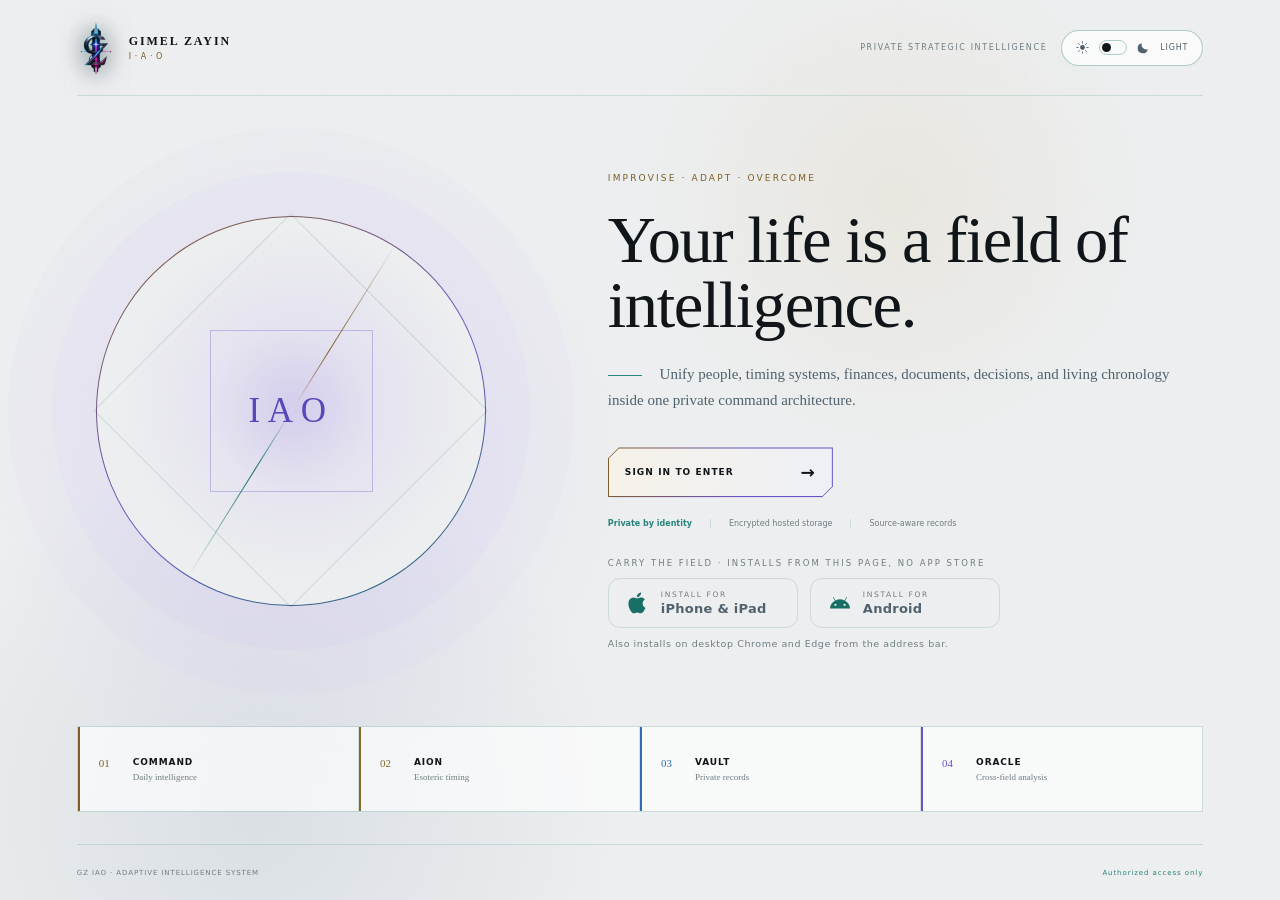
<file: index.html>
<!doctype html>
<html lang="en">
  <head>
    <meta charset="utf-8" />
    <meta http-equiv="Content-Security-Policy" content="default-src 'self'; base-uri 'self'; object-src 'none'; script-src 'self' 'unsafe-inline' https://cdn.plaid.com; style-src 'self' 'unsafe-inline' https://fonts.googleapis.com; font-src 'self' data: https://fonts.gstatic.com; img-src 'self' data: blob: https://*.basemaps.cartocdn.com https://*.plaid.com https://*.supabase.co; connect-src 'self' https://*.supabase.co https://api.anthropic.com https://generativelanguage.googleapis.com https://nominatim.openstreetmap.org https://timeapi.io https://api.crossref.org https://api.openalex.org https://*.plaid.com; frame-src https://*.plaid.com https://*.supabase.co; form-action 'self' https://*.plaid.com; worker-src 'self'; manifest-src 'self'" />
    <meta name="viewport" content="width=device-width, initial-scale=1, viewport-fit=cover" />
    <title>Gimel Zayin IAO</title>
    <meta
      name="description"
      content="A private adaptive intelligence system for people, patterns, time, and deliberate action."
    />
    <meta name="application-name" content="Gimel Zayin IAO" />
    <meta property="og:title" content="Gimel Zayin IAO" />
    <meta
      property="og:description"
      content="Private adaptive intelligence for people, patterns, time, and deliberate action."
    />
    <meta name="twitter:card" content="summary_large_image" />
    <meta name="twitter:title" content="Gimel Zayin IAO" />
    <meta
      name="twitter:description"
      content="Private adaptive intelligence for people, patterns, time, and deliberate action."
    />
    <meta name="theme-color" content="#151719" media="(prefers-color-scheme: dark)" />
    <meta name="theme-color" content="#eceeef" media="(prefers-color-scheme: light)" />
    <meta name="color-scheme" content="dark light" />
    <link rel="icon" href="favicon.svg" />
    <link rel="manifest" href="manifest.webmanifest" />
    <link rel="apple-touch-icon" href="icons/apple-touch-icon.png" />
    <meta name="apple-mobile-web-app-capable" content="yes" />
    <meta name="mobile-web-app-capable" content="yes" />
    <meta name="apple-mobile-web-app-status-bar-style" content="default" />
    <meta name="apple-mobile-web-app-title" content="GZIAO" />
    <script src="pwa.js?v=2" defer></script>
    <script>
      /* Supabase invite/recovery links land at the site root — forward them
         to the claim page with their tokens intact. */
      if (/access_token=|token_hash=|type=invite|type=recovery|error_description=/.test(location.hash + location.search)) {
        location.replace("welcome.html" + location.search + location.hash);
      }
    </script>
    <link rel="preconnect" href="https://fonts.googleapis.com" />
    <link rel="preconnect" href="https://fonts.gstatic.com" crossorigin />
    <link href="https://fonts.googleapis.com/css2?family=Playfair+Display:wght@400;500;600&family=Spectral:wght@300;400;600&family=Inter:wght@400;500;600;700&display=swap" rel="stylesheet" />
    <link rel="stylesheet" href="styles.css?v=7" />
    <link rel="stylesheet" href="polish.css?v=5" />
    <script>
      (function () {
        try {
          var saved = localStorage.getItem("gz-theme");
          var theme =
            saved === "light" || saved === "dark"
              ? saved
              : matchMedia("(prefers-color-scheme: light)").matches
                ? "light"
                : "dark";
          document.documentElement.dataset.theme = theme;
          document.documentElement.style.colorScheme = theme;
        } catch (error) {
          document.documentElement.dataset.theme = "dark";
        }
      })();
    </script>
  </head>
  <body>
    <main class="public-entry">
      <div class="entry-grid" aria-hidden="true"></div>
      <header class="entry-nav">
        <div class="entry-brand">
          <img class="brand-img" src="brand/gz-mark.png" alt="GZ IAO" />
          <div>
            <strong>GIMEL ZAYIN</strong>
            <small>I&middot;A&middot;O</small>
          </div>
        </div>
        <div class="entry-nav-actions">
          <span>PRIVATE STRATEGIC INTELLIGENCE</span>
          <button class="theme-toggle" type="button" aria-label="Switch color theme">
            <svg class="tt-icon" viewBox="0 0 16 16" aria-hidden="true">
              <circle cx="8" cy="8" r="3" fill="currentColor" />
              <g stroke="currentColor" stroke-width="1.1" stroke-linecap="round">
                <path d="M8 1v1.6M8 13.4V15M1 8h1.6M13.4 8H15M3.05 3.05l1.13 1.13M11.82 11.82l1.13 1.13M12.95 3.05l-1.13 1.13M4.18 11.82l-1.13 1.13" />
              </g>
            </svg>
            <span class="tt-track" aria-hidden="true"><i class="tt-knob"></i></span>
            <svg class="tt-icon" viewBox="0 0 16 16" aria-hidden="true">
              <path
                d="M13.3 10.1A5.8 5.8 0 0 1 5.9 2.7 6.3 6.3 0 1 0 13.3 10.1Z"
                fill="currentColor"
              />
            </svg>
            <span class="theme-toggle-copy">Dark</span>
          </button>
        </div>
      </header>

      <section class="entry-hero">
        <div class="entry-seal" aria-hidden="true">
          <span>IAO</span>
          <i></i>
        </div>
        <div class="entry-copy">
          <span class="entry-kicker">IMPROVISE &middot; ADAPT &middot; OVERCOME</span>
          <h1>Your life is a field of intelligence.</h1>
          <p>
            Unify people, timing systems, finances, documents, decisions, and living chronology
            inside one private command architecture.
          </p>
          <a class="entry-signin" href="signin.html">
            Sign in to enter <span aria-hidden="true">&rarr;</span>
          </a>
          <div class="entry-assurance">
            <b>Private by identity</b>
            <span>Encrypted hosted storage</span>
            <span>Source-aware records</span>
          </div>
          <div class="entry-install" id="entry-install">
            <small class="entry-install-kicker">CARRY THE FIELD &middot; INSTALLS FROM THIS PAGE, NO APP STORE</small>
            <div class="entry-install-row">
              <button class="install-btn" id="install-ios" type="button">
                <svg viewBox="0 0 24 24" aria-hidden="true"><path fill="currentColor" d="M17.05 12.54c-.03-2.89 2.36-4.28 2.47-4.35-1.35-1.97-3.44-2.24-4.18-2.27-1.78-.18-3.47 1.05-4.37 1.05-.9 0-2.29-1.02-3.77-1-1.94.03-3.72 1.13-4.72 2.86-2.01 3.49-.51 8.66 1.45 11.49.96 1.39 2.1 2.94 3.6 2.88 1.44-.06 1.99-.93 3.73-.93 1.74 0 2.23.93 3.76.9 1.55-.03 2.53-1.41 3.48-2.8 1.09-1.61 1.54-3.17 1.57-3.25-.04-.02-3.01-1.15-3.02-4.58zM14.16 4.04c.79-.96 1.33-2.29 1.18-3.62-1.14.05-2.53.76-3.35 1.72-.73.85-1.38 2.21-1.21 3.51 1.28.1 2.59-.65 3.38-1.61z"/></svg>
                <span><small>INSTALL FOR</small><b>iPhone &amp; iPad</b></span>
              </button>
              <button class="install-btn" id="install-android" type="button">
                <svg viewBox="0 0 24 24" aria-hidden="true"><path fill="currentColor" d="M17.6 9.48l1.84-3.18a.38.38 0 0 0-.14-.52.38.38 0 0 0-.52.14L16.9 9.14a11.46 11.46 0 0 0-9.8 0L5.22 5.92a.38.38 0 0 0-.52-.14.38.38 0 0 0-.14.52L6.4 9.48A10.88 10.88 0 0 0 1 18h22a10.88 10.88 0 0 0-5.4-8.52zM7 15.25A1.25 1.25 0 1 1 8.25 14 1.25 1.25 0 0 1 7 15.25zm10 0A1.25 1.25 0 1 1 18.25 14 1.25 1.25 0 0 1 17 15.25z"/></svg>
                <span><small>INSTALL FOR</small><b>Android</b></span>
              </button>
            </div>
            <small class="entry-install-note" id="entry-install-note">Also installs on desktop Chrome and Edge from the address bar.</small>
          </div>
        </div>
      </section>

      <section class="entry-modules" aria-label="System capabilities">
        <article>
          <small>01</small>
          <strong>COMMAND</strong>
          <span>Daily intelligence</span>
        </article>
        <article>
          <small>02</small>
          <strong>AION</strong>
          <span>Esoteric timing</span>
        </article>
        <article>
          <small>03</small>
          <strong>VAULT</strong>
          <span>Private records</span>
        </article>
        <article>
          <small>04</small>
          <strong>ORACLE</strong>
          <span>Cross-field analysis</span>
        </article>
      </section>

      <footer class="entry-footer">
        <span>GZ IAO &middot; ADAPTIVE INTELLIGENCE SYSTEM</span>
        <b>Authorized access only</b>
      </footer>

      <div class="install-guide" id="install-guide" hidden>
        <div class="install-guide-panel">
          <button class="install-guide-close" id="install-guide-close" type="button" aria-label="Close">&times;</button>
          <div class="install-guide-head">
            <img class="brand-img" src="brand/gz-mark.png" alt="GZ IAO" />
            <strong id="install-guide-title">Install on iPhone &amp; iPad</strong>
          </div>
          <ol id="install-guide-steps"></ol>
          <p class="install-guide-note" id="install-guide-note"></p>
        </div>
      </div>
    </main>
    <script src="script.js?v=4"></script>
  </body>
</html>
</file>
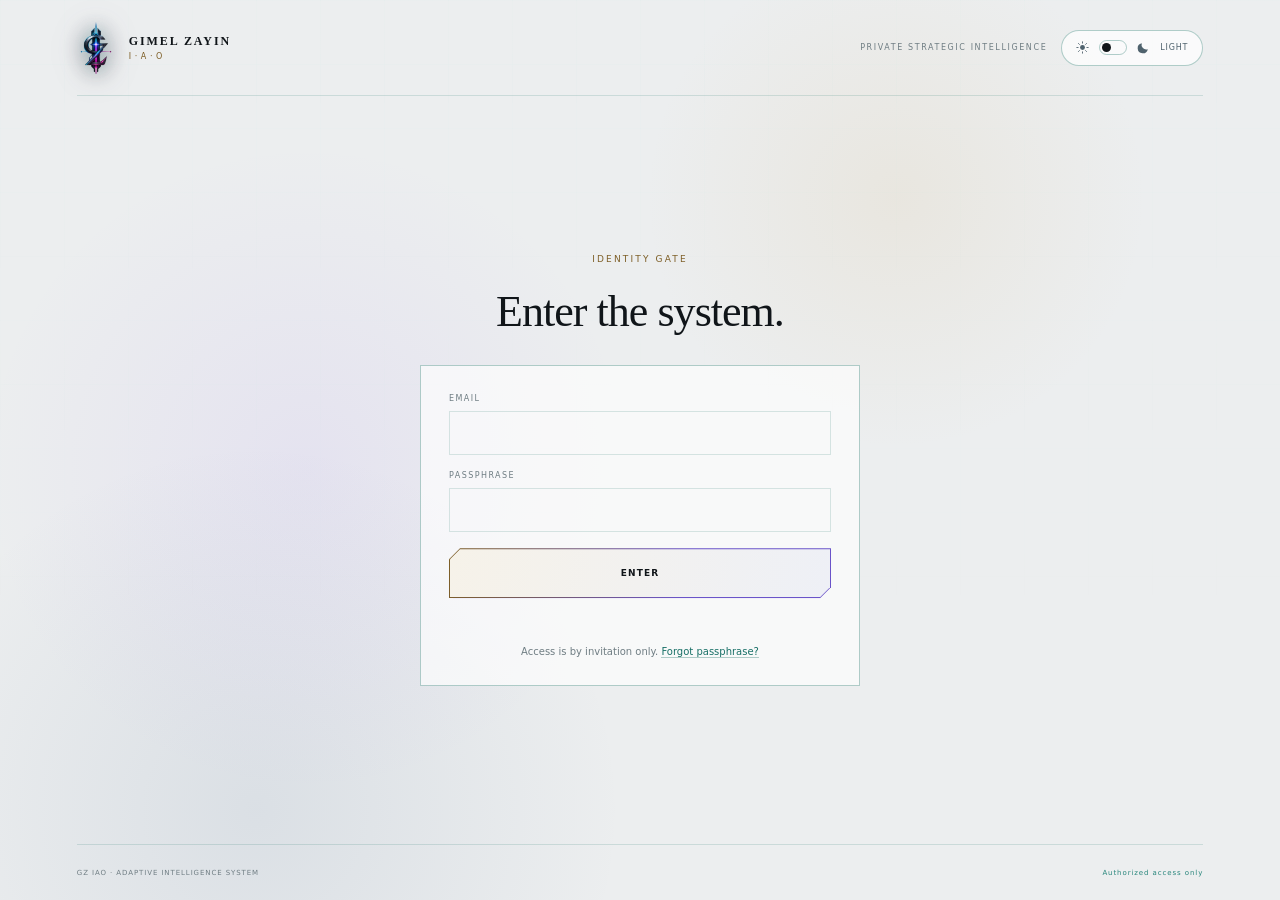
<file: signin.html>
<!doctype html>
<html lang="en">
  <head>
    <meta charset="utf-8" />
    <meta http-equiv="Content-Security-Policy" content="default-src 'self'; base-uri 'self'; object-src 'none'; script-src 'self' 'unsafe-inline' https://cdn.plaid.com; style-src 'self' 'unsafe-inline' https://fonts.googleapis.com; font-src 'self' data: https://fonts.gstatic.com; img-src 'self' data: blob: https://*.basemaps.cartocdn.com https://*.plaid.com https://*.supabase.co; connect-src 'self' https://*.supabase.co https://api.anthropic.com https://generativelanguage.googleapis.com https://nominatim.openstreetmap.org https://timeapi.io https://api.crossref.org https://api.openalex.org https://*.plaid.com; frame-src https://*.plaid.com https://*.supabase.co; form-action 'self' https://*.plaid.com; worker-src 'self'; manifest-src 'self'" />
    <meta name="viewport" content="width=device-width, initial-scale=1, viewport-fit=cover" />
    <title>Sign in — Gimel Zayin IAO</title>
    <meta name="theme-color" content="#151719" media="(prefers-color-scheme: dark)" />
    <meta name="theme-color" content="#eceeef" media="(prefers-color-scheme: light)" />
    <meta name="color-scheme" content="dark light" />
    <link rel="icon" href="favicon.svg" />
    <link rel="manifest" href="manifest.webmanifest" />
    <link rel="apple-touch-icon" href="icons/apple-touch-icon.png" />
    <meta name="apple-mobile-web-app-capable" content="yes" />
    <meta name="mobile-web-app-capable" content="yes" />
    <meta name="apple-mobile-web-app-status-bar-style" content="default" />
    <meta name="apple-mobile-web-app-title" content="GZIAO" />
    <script src="pwa.js?v=2" defer></script>
    <link rel="preconnect" href="https://fonts.googleapis.com" />
    <link rel="preconnect" href="https://fonts.gstatic.com" crossorigin />
    <link href="https://fonts.googleapis.com/css2?family=Playfair+Display:wght@400;500;600&family=Spectral:wght@300;400;600&family=Inter:wght@400;500;600;700&display=swap" rel="stylesheet" />
    <link rel="stylesheet" href="styles.css?v=7" />
    <link rel="stylesheet" href="app.css?v=2" />
    <link rel="stylesheet" href="polish.css?v=5" />
    <script>
      (function () {
        try {
          var saved = localStorage.getItem("gz-theme");
          var theme =
            saved === "light" || saved === "dark"
              ? saved
              : matchMedia("(prefers-color-scheme: light)").matches
                ? "light"
                : "dark";
          document.documentElement.dataset.theme = theme;
          document.documentElement.style.colorScheme = theme;
        } catch (error) {
          document.documentElement.dataset.theme = "dark";
        }
      })();
    </script>
    <script src="vendor/supabase.min.js"></script>
    <script src="config.js?v=3"></script>
    <script src="auth.js?v=2"></script>
  </head>
  <body>
    <main class="public-entry">
      <div class="entry-grid" aria-hidden="true"></div>
      <header class="entry-nav">
        <div class="entry-brand">
          <img class="brand-img" src="brand/gz-mark.png" alt="GZ IAO" />
          <div>
            <strong>GIMEL ZAYIN</strong>
            <small>I&middot;A&middot;O</small>
          </div>
        </div>
        <div class="entry-nav-actions">
          <span>PRIVATE STRATEGIC INTELLIGENCE</span>
          <button class="theme-toggle" type="button" aria-label="Switch color theme">
            <svg class="tt-icon" viewBox="0 0 16 16" aria-hidden="true">
              <circle cx="8" cy="8" r="3" fill="currentColor" />
              <g stroke="currentColor" stroke-width="1.1" stroke-linecap="round">
                <path d="M8 1v1.6M8 13.4V15M1 8h1.6M13.4 8H15M3.05 3.05l1.13 1.13M11.82 11.82l1.13 1.13M12.95 3.05l-1.13 1.13M4.18 11.82l-1.13 1.13" />
              </g>
            </svg>
            <span class="tt-track" aria-hidden="true"><i class="tt-knob"></i></span>
            <svg class="tt-icon" viewBox="0 0 16 16" aria-hidden="true">
              <path
                d="M13.3 10.1A5.8 5.8 0 0 1 5.9 2.7 6.3 6.3 0 1 0 13.3 10.1Z"
                fill="currentColor"
              />
            </svg>
            <span class="theme-toggle-copy">Dark</span>
          </button>
        </div>
      </header>

      <section class="gate-hero">
        <span class="entry-kicker">IDENTITY GATE</span>
        <h1 id="gate-title">Enter the system.</h1>

        <div class="gate-setup" id="gate-setup" hidden>
          <b>System not yet connected.</b><br />
          Create a free project at supabase.com, then open
          <code>config.js</code> in this site and paste your project's URL and
          anon key. Full steps are in <code>SETUP.md</code>.
        </div>

        <form class="gate-panel" id="gate-form" hidden>
          <label>
            Email
            <input type="email" id="gate-email" autocomplete="email" required />
          </label>
          <label>
            Passphrase
            <input
              type="password"
              id="gate-password"
              autocomplete="current-password"
              minlength="8"
              required
            />
          </label>
          <button class="entry-signin" type="submit" id="gate-submit">Enter</button>
          <div class="gate-message" id="gate-message" role="status"></div>
          <div class="gate-switch">
            Access is by invitation only. <a id="gate-forgot">Forgot passphrase?</a>
          </div>
        </form>
      </section>

      <footer class="entry-footer">
        <span>GZ IAO &middot; ADAPTIVE INTELLIGENCE SYSTEM</span>
        <b>Authorized access only</b>
      </footer>
    </main>
    <script src="script.js?v=4"></script>
    <script>
      (function () {
        const form = document.getElementById("gate-form");
        const setup = document.getElementById("gate-setup");

        if (!GZ.configured) {
          setup.hidden = false;
          return;
        }
        form.hidden = false;

        const email = document.getElementById("gate-email");
        const password = document.getElementById("gate-password");
        const submit = document.getElementById("gate-submit");
        const message = document.getElementById("gate-message");
        const forgot = document.getElementById("gate-forgot");

        GZ.client.auth.getSession().then(({ data }) => {
          if (data.session) location.replace("app.html");
        });

        function say(text, kind) {
          message.textContent = text;
          message.className = "gate-message" + (kind ? " is-" + kind : "");
        }

        forgot.addEventListener("click", async () => {
          const address = email.value.trim();
          if (!address) {
            say("Enter your email above first.", "error");
            return;
          }
          say("Sending recovery transmission…");
          const { error } = await GZ.client.auth.resetPasswordForEmail(address, {
            redirectTo: location.origin + "/welcome.html",
          });
          if (error) say(error.message, "error");
          else say("Recovery transmission sent. Check your email.", "ok");
        });

        form.addEventListener("submit", async (event) => {
          event.preventDefault();
          submit.disabled = true;
          say("Verifying identity…");

          const { error } = await GZ.client.auth.signInWithPassword({
            email: email.value.trim(),
            password: password.value,
          });

          submit.disabled = false;
          if (error) {
            say(error.message, "error");
          } else {
            say("Access granted.", "ok");
            location.replace("app.html");
          }
        });
      })();
    </script>
  </body>
</html>
</file>
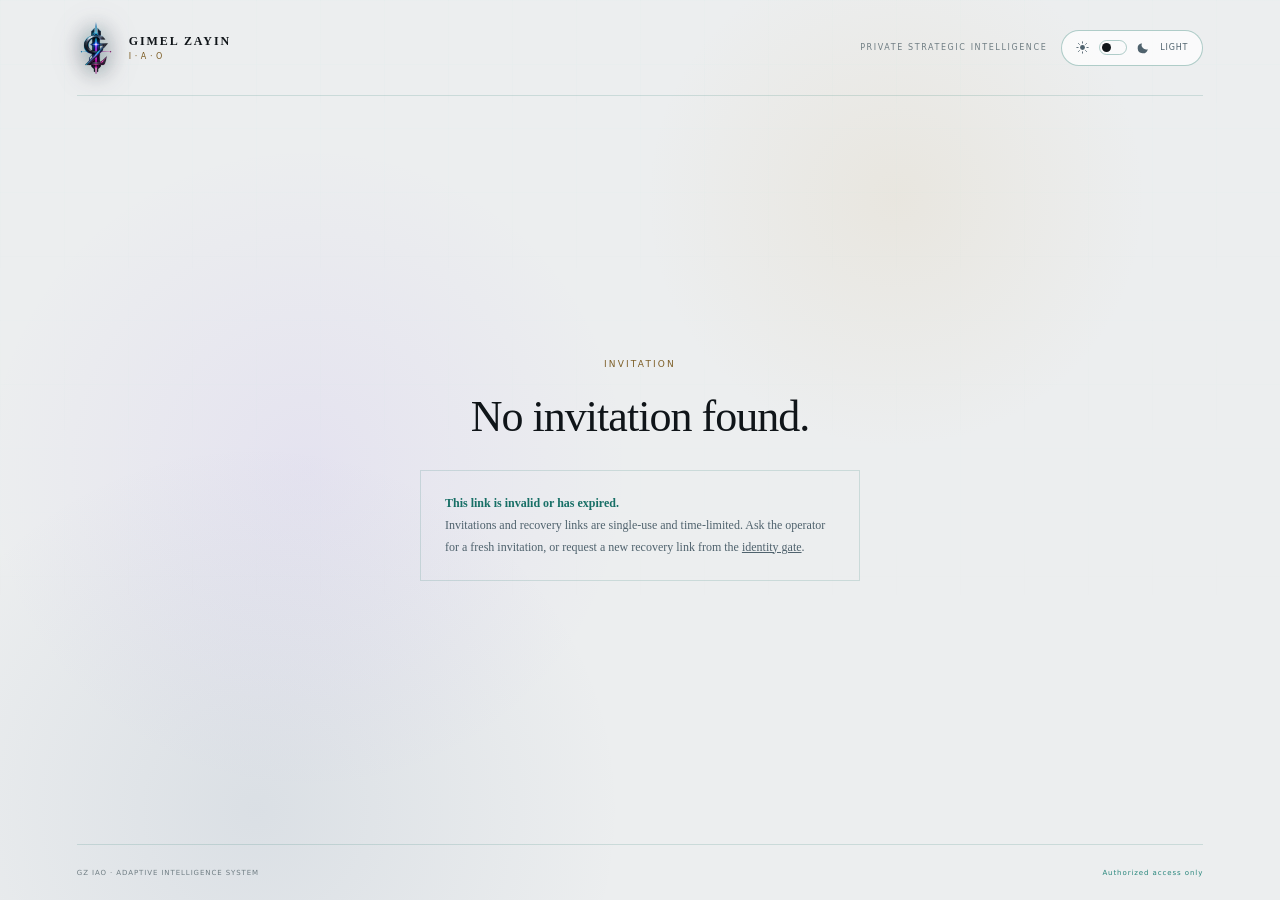
<file: welcome.html>
<!doctype html>
<html lang="en">
  <head>
    <meta charset="utf-8" />
    <meta http-equiv="Content-Security-Policy" content="default-src 'self'; base-uri 'self'; object-src 'none'; script-src 'self' 'unsafe-inline' https://cdn.plaid.com; style-src 'self' 'unsafe-inline' https://fonts.googleapis.com; font-src 'self' data: https://fonts.gstatic.com; img-src 'self' data: blob: https://*.basemaps.cartocdn.com https://*.plaid.com https://*.supabase.co; connect-src 'self' https://*.supabase.co https://api.anthropic.com https://generativelanguage.googleapis.com https://nominatim.openstreetmap.org https://timeapi.io https://api.crossref.org https://api.openalex.org https://*.plaid.com; frame-src https://*.plaid.com https://*.supabase.co; form-action 'self' https://*.plaid.com; worker-src 'self'; manifest-src 'self'" />
    <meta name="viewport" content="width=device-width, initial-scale=1, viewport-fit=cover" />
    <title>Welcome — Gimel Zayin IAO</title>
    <meta name="theme-color" content="#151719" media="(prefers-color-scheme: dark)" />
    <meta name="theme-color" content="#eceeef" media="(prefers-color-scheme: light)" />
    <meta name="color-scheme" content="dark light" />
    <link rel="icon" href="favicon.svg" />
    <link rel="manifest" href="manifest.webmanifest" />
    <link rel="apple-touch-icon" href="icons/apple-touch-icon.png" />
    <meta name="apple-mobile-web-app-capable" content="yes" />
    <meta name="mobile-web-app-capable" content="yes" />
    <meta name="apple-mobile-web-app-status-bar-style" content="default" />
    <meta name="apple-mobile-web-app-title" content="GZIAO" />
    <script src="pwa.js?v=2" defer></script>
    <link rel="preconnect" href="https://fonts.googleapis.com" />
    <link rel="preconnect" href="https://fonts.gstatic.com" crossorigin />
    <link href="https://fonts.googleapis.com/css2?family=Playfair+Display:wght@400;500;600&family=Spectral:wght@300;400;600&family=Inter:wght@400;500;600;700&display=swap" rel="stylesheet" />
    <link rel="stylesheet" href="styles.css?v=7" />
    <link rel="stylesheet" href="app.css?v=2" />
    <link rel="stylesheet" href="polish.css?v=5" />
    <script>
      (function () {
        try {
          var saved = localStorage.getItem("gz-theme");
          var theme =
            saved === "light" || saved === "dark"
              ? saved
              : matchMedia("(prefers-color-scheme: light)").matches
                ? "light"
                : "dark";
          document.documentElement.dataset.theme = theme;
          document.documentElement.style.colorScheme = theme;
        } catch (error) {
          document.documentElement.dataset.theme = "dark";
        }
        /* capture the arrival hash before supabase-js consumes and cleans it */
        window.GZ_ENTRY = location.hash + location.search;
      })();
    </script>
    <script src="vendor/supabase.min.js"></script>
    <script src="config.js?v=3"></script>
    <script src="auth.js?v=2"></script>
  </head>
  <body>
    <main class="public-entry">
      <div class="entry-grid" aria-hidden="true"></div>
      <header class="entry-nav">
        <div class="entry-brand">
          <img class="brand-img" src="brand/gz-mark.png" alt="GZ IAO" />
          <div>
            <strong>GIMEL ZAYIN</strong>
            <small>I&middot;A&middot;O</small>
          </div>
        </div>
        <div class="entry-nav-actions">
          <span>PRIVATE STRATEGIC INTELLIGENCE</span>
          <button class="theme-toggle" type="button" aria-label="Switch color theme">
            <svg class="tt-icon" viewBox="0 0 16 16" aria-hidden="true">
              <circle cx="8" cy="8" r="3" fill="currentColor" />
              <g stroke="currentColor" stroke-width="1.1" stroke-linecap="round">
                <path d="M8 1v1.6M8 13.4V15M1 8h1.6M13.4 8H15M3.05 3.05l1.13 1.13M11.82 11.82l1.13 1.13M12.95 3.05l-1.13 1.13M4.18 11.82l-1.13 1.13" />
              </g>
            </svg>
            <span class="tt-track" aria-hidden="true"><i class="tt-knob"></i></span>
            <svg class="tt-icon" viewBox="0 0 16 16" aria-hidden="true">
              <path
                d="M13.3 10.1A5.8 5.8 0 0 1 5.9 2.7 6.3 6.3 0 1 0 13.3 10.1Z"
                fill="currentColor"
              />
            </svg>
            <span class="theme-toggle-copy">Dark</span>
          </button>
        </div>
      </header>

      <section class="gate-hero">
        <span class="entry-kicker" id="claim-kicker">INVITATION</span>
        <h1 id="claim-title">Verifying your invitation&hellip;</h1>

        <div class="gate-setup" id="claim-error" hidden>
          <b>This link is invalid or has expired.</b><br />
          Invitations and recovery links are single-use and time-limited. Ask the
          operator for a fresh invitation, or request a new recovery link from the
          <a href="signin.html" style="color: inherit">identity gate</a>.
        </div>

        <form class="gate-panel" id="claim-form" hidden>
          <label>
            Identity
            <input type="email" id="claim-email" autocomplete="username" readonly />
          </label>
          <label>
            New passphrase
            <input
              type="password"
              id="claim-password"
              autocomplete="new-password"
              minlength="8"
              required
            />
          </label>
          <label>
            Confirm passphrase
            <input
              type="password"
              id="claim-confirm"
              autocomplete="new-password"
              minlength="8"
              required
            />
          </label>
          <button class="entry-signin" type="submit" id="claim-submit">Seal passphrase</button>
          <div class="gate-message" id="claim-message" role="status"></div>
        </form>
      </section>

      <footer class="entry-footer">
        <span>GZ IAO &middot; ADAPTIVE INTELLIGENCE SYSTEM</span>
        <b>Authorized access only</b>
      </footer>
    </main>
    <script src="script.js?v=4"></script>
    <script>
      (async function () {
        if (!GZ.configured) {
          location.replace("signin.html");
          return;
        }

        const entry = window.GZ_ENTRY || "";
        const isRecovery = entry.includes("type=recovery");
        const title = document.getElementById("claim-title");
        const kicker = document.getElementById("claim-kicker");
        const errorBox = document.getElementById("claim-error");
        const form = document.getElementById("claim-form");
        const message = document.getElementById("claim-message");

        function say(text, kind) {
          message.textContent = text;
          message.className = "gate-message" + (kind ? " is-" + kind : "");
        }

        const { data } = await GZ.client.auth.getSession();

        if (!data.session) {
          title.textContent = isRecovery ? "Recovery failed." : "No invitation found.";
          errorBox.hidden = false;
          return;
        }

        kicker.textContent = isRecovery ? "RECOVERY" : "INVITATION";
        title.textContent = isRecovery ? "Renew your passphrase." : "Claim your identity.";
        document.getElementById("claim-email").value = data.session.user.email;
        form.hidden = false;

        form.addEventListener("submit", async (event) => {
          event.preventDefault();
          const password = document.getElementById("claim-password").value;
          const confirm = document.getElementById("claim-confirm").value;
          if (password !== confirm) {
            say("Passphrases do not match.", "error");
            return;
          }
          document.getElementById("claim-submit").disabled = true;
          say("Sealing passphrase…");
          const { error } = await GZ.client.auth.updateUser({ password });
          if (error) {
            document.getElementById("claim-submit").disabled = false;
            say(error.message, "error");
            return;
          }
          say("Identity sealed. Entering…", "ok");
          /* email links open in the browser, whose session iOS keeps apart
             from the installed app — say so before handing over */
          const standaloneCapable = "standalone" in navigator && !navigator.standalone;
          if (standaloneCapable && /iphone|ipad|ipod/i.test(navigator.userAgent)) {
            say("Identity sealed. If you use the installed app, open it and sign in there once with your new passphrase.", "ok");
            setTimeout(() => location.replace("app.html"), 3500);
            return;
          }
          location.replace("app.html");
        });
      })();
    </script>
  </body>
</html>
</file>
<file: styles.css>
:root {
  --ink: #050812;
  --paper: #edf8f5;
  --muted: #91a8b6;
  --faint: #526879;
  --line: #63dfca24;
  --line-bright: #63dfca4d;
  --gold: #63dfca;
  --gold-soft: #2f9188;
  --amber: #d0ad6d;
  --violet: #a78bfa;
  --violet-soft: #8b5cf6;
  --m1: #d0ad6d;
  --m2: #e3c76a;
  --m3: #6fb0e8;
  --m4: #a78bfa;
  /* Every error, overdue, and destructive affordance in the app was the
     literal #d98181, and every "life domains" accent the literal #e08baf.
     Neither had a light-theme value anywhere, so on light they landed at
     2.76:1 and 2.41:1 — the destructive controls were the least readable
     thing on screen in the theme where being sure matters most. */
  --danger: #d98181;
  --rose: #e08baf;
}

html[data-theme="light"] {
  --ink: #eceeef;
  --paper: #101519;
  --muted: #4f626d;
  --faint: #6f7d83;
  --line: #24766a2b;
  --line-bright: #24766a59;
  --gold: #176f66;
  --gold-soft: #27857b;
  /* was #8a6a2f, which measured 4.20:1 against the light shell — the
     PROTECT accent labels small text as well as drawing rules, so it has
     to clear 4.5:1 rather than only the 3:1 large-text threshold */
  --amber: #7d5e26;
  --violet: #6a54c9;
  --violet-soft: #6a54c9;
  --m1: #7d5e26;
  --m2: #7f6c26;
  --m3: #2f6cb0;
  --m4: #6a54c9;
  --danger: #b0342f;
  --rose: #a83a6b;
}

[hidden] {
  display: none !important;
}

* {
  box-sizing: border-box;
}

html,
body {
  min-height: 100%;
  margin: 0;
}

body {
  background: var(--ink);
  color: var(--paper);
  font-family:
    Inter, ui-sans-serif, system-ui, -apple-system, BlinkMacSystemFont, "Segoe UI", sans-serif;
}

button {
  color: inherit;
  font: inherit;
}

.public-entry {
  min-height: 100vh;
  padding: 0 6vw;
  display: flex;
  flex-direction: column;
  position: relative;
  overflow: hidden;
  background:
    radial-gradient(circle at 70% 22%, #d0ad6d1f, transparent 22%),
    radial-gradient(circle at 24% 52%, #8b5cf614, transparent 30%),
    radial-gradient(circle at 20% 90%, #4b69911c, transparent 28%),
    var(--ink);
}

.entry-grid {
  pointer-events: none;
  position: absolute;
  inset: 0;
  opacity: 0.33;
  background-image:
    linear-gradient(#63dfca12 1px, transparent 1px),
    linear-gradient(90deg, #63dfca12 1px, transparent 1px);
  background-size: 64px 64px;
  mask-image: linear-gradient(#000, transparent 82%);
}

.entry-nav {
  z-index: 1;
  height: 96px;
  border-bottom: 1px solid var(--line);
  display: flex;
  align-items: center;
  justify-content: space-between;
  position: relative;
}

.entry-brand,
.entry-nav-actions {
  display: flex;
  align-items: center;
  gap: 14px;
}

.entry-brand > div:last-child {
  display: flex;
  flex-direction: column;
  gap: 3px;
}

.entry-brand strong {
  letter-spacing: 0.16em;
  font: 600 12px Georgia, serif;
}

.entry-brand small {
  color: var(--amber);
  letter-spacing: 0.45em;
  font-size: 8px;
}

.entry-nav-actions > span {
  color: var(--faint);
  letter-spacing: 0.2em;
  font-size: 8px;
}

.brand-mark {
  width: 40px;
  height: 40px;
  border: 1px solid;
  border-image: linear-gradient(135deg, var(--amber), var(--gold)) 1;
  display: grid;
  place-items: center;
  position: relative;
  transform: rotate(45deg);
}

.brand-mark span {
  color: var(--amber);
  font: 600 13px Georgia, serif;
  position: absolute;
  transform: rotate(-45deg);
}

.brand-mark span:first-child {
  top: 3px;
  left: 7px;
}

.brand-mark span:last-child {
  right: 7px;
  bottom: 3px;
}

.brand-mark i {
  width: 1px;
  height: 54px;
  background: linear-gradient(var(--amber), var(--violet), var(--gold));
  opacity: 0.8;
  position: absolute;
}

.theme-toggle {
  border: 1px solid var(--line-bright);
  border-radius: 999px;
  background: #0c1118b8;
  color: var(--muted);
  height: 36px;
  padding: 0 14px;
  cursor: pointer;
  display: flex;
  align-items: center;
  gap: 10px;
  letter-spacing: 0.1em;
  text-transform: uppercase;
  font-size: 8px;
}

.tt-icon {
  width: 13px;
  height: 13px;
  flex: none;
}

.tt-track {
  width: 28px;
  height: 15px;
  border: 1px solid var(--line-bright);
  border-radius: 999px;
  position: relative;
  flex: none;
}

.tt-knob {
  position: absolute;
  top: 2px;
  left: 2px;
  width: 9px;
  height: 9px;
  border-radius: 50%;
  background: var(--paper);
  transform: translateX(13px);
  transition: transform 0.2s;
}

html[data-theme="light"] .tt-knob {
  transform: none;
}

html[data-theme="light"] .theme-toggle {
  background: #ffffffb5;
}

.entry-hero {
  z-index: 1;
  flex: 1;
  width: 100%;
  max-width: 1280px;
  min-height: 560px;
  margin: 0 auto;
  display: grid;
  grid-template-columns: minmax(280px, 0.72fr) minmax(420px, 1fr);
  align-items: center;
  gap: 8vw;
  position: relative;
}

.entry-seal {
  aspect-ratio: 1;
  width: min(32vw, 390px);
  margin: auto;
  border: 1px solid transparent;
  border-radius: 50%;
  display: grid;
  place-items: center;
  position: relative;
  background:
    radial-gradient(circle at 52% 48%, #8b5cf624, transparent 62%) padding-box,
    linear-gradient(var(--ink), var(--ink)) padding-box,
    linear-gradient(150deg, var(--amber), var(--violet-soft) 55%, var(--gold)) border-box;
  box-shadow:
    0 0 0 44px #8b5cf608,
    0 0 0 88px #8b5cf604;
}

.entry-seal::before,
.entry-seal::after {
  content: "";
  border: 1px solid var(--line);
  position: absolute;
  inset: 14%;
  transform: rotate(45deg);
}

.entry-seal::after {
  inset: 29%;
  transform: rotate(0);
  border-color: #a78bfa55;
  background: radial-gradient(circle, #cdb9ff21, transparent 70%);
}

html[data-theme="light"] .entry-seal::after {
  border-color: #6a54c955;
  background: radial-gradient(circle, #6a54c918, transparent 70%);
}

.entry-seal span {
  z-index: 1;
  color: #e2d7ff;
  letter-spacing: 0.22em;
  font: 400 35px Georgia, serif;
  text-shadow: 0 0 24px #a78bfa66;
}

html[data-theme="light"] .entry-seal span {
  color: #5b46b8;
  text-shadow: none;
}

.entry-seal i {
  width: 1px;
  height: 100%;
  background: linear-gradient(
    transparent,
    var(--amber) 32%,
    #efe8ff 50%,
    var(--gold) 68%,
    transparent
  );
  position: absolute;
  transform: rotate(32deg);
}

.entry-copy {
  max-width: 690px;
}

.entry-kicker {
  color: var(--amber);
  letter-spacing: 0.24em;
  margin-bottom: 24px;
  font-size: 9px;
  display: block;
}

.entry-copy h1 {
  max-width: 720px;
  margin: 0 0 24px;
  letter-spacing: 0;
  font: 400 clamp(42px, 5.2vw, 76px) / 0.98 Georgia, serif;
}

.entry-copy p {
  color: var(--muted);
  max-width: 610px;
  margin: 0 0 34px;
  font: 400 15px / 1.75 Georgia, serif;
}

.entry-copy p::before {
  content: "";
  display: inline-block;
  width: 34px;
  height: 1px;
  background: var(--gold-soft);
  vertical-align: middle;
  margin-right: 14px;
}

.entry-signin {
  width: max-content;
  min-width: 225px;
  height: 50px;
  padding: 0 17px;
  border: 0;
  color: var(--paper);
  background: linear-gradient(100deg, var(--amber), var(--violet-soft) 62%, var(--violet-soft));
  clip-path: polygon(
    11px 0,
    100% 0,
    100% calc(100% - 11px),
    calc(100% - 11px) 100%,
    0 100%,
    0 11px
  );
  filter: drop-shadow(4px 5px 0 #8b5cf63d);
  position: relative;
  display: flex;
  align-items: center;
  justify-content: space-between;
  gap: 18px;
  text-decoration: none;
  text-transform: uppercase;
  letter-spacing: 0.12em;
  font-size: 9px;
  font-weight: 750;
  transition:
    transform 0.2s,
    filter 0.2s;
}

.entry-signin::before {
  content: "";
  position: absolute;
  inset: 1px;
  z-index: -1;
  background:
    linear-gradient(100deg, #17102255, transparent 60%),
    linear-gradient(100deg, #120f1e, #0f1522);
  clip-path: polygon(
    10px 0,
    100% 0,
    100% calc(100% - 10px),
    calc(100% - 10px) 100%,
    0 100%,
    0 10px
  );
}

html[data-theme="light"] .entry-signin::before {
  background: linear-gradient(100deg, #f6f2e9, #eef0f6);
}

.entry-signin:hover {
  transform: translateY(-1px);
  filter: drop-shadow(4px 5px 0 #8b5cf66b) brightness(1.08);
}

.entry-signin span {
  font-size: 17px;
}

.entry-assurance {
  color: var(--faint);
  display: flex;
  align-items: center;
  gap: 18px;
  margin-top: 22px;
  font-size: 8px;
}

.entry-assurance b {
  color: var(--gold-soft);
  font-weight: 600;
}

.entry-assurance span {
  border-left: 1px solid var(--line);
  padding-left: 18px;
}

.entry-modules {
  z-index: 1;
  width: 100%;
  max-width: 1280px;
  margin: 0 auto 32px;
  border: 1px solid var(--line);
  display: grid;
  grid-template-columns: repeat(4, 1fr);
  position: relative;
}

.entry-modules article {
  min-height: 84px;
  padding: 14px 17px;
  border-right: 1px solid var(--line);
  background: #0c1118b8;
  display: grid;
  grid-template-columns: 24px 1fr;
  align-content: center;
  gap: 5px 10px;
}

html[data-theme="light"] .entry-modules article {
  background: #ffffffa8;
}

.entry-modules article:last-child {
  border-right: 0;
}

.entry-modules article:nth-child(1) {
  border-left: 2px solid var(--m1);
}

.entry-modules article:nth-child(2) {
  border-left: 2px solid var(--m2);
}

.entry-modules article:nth-child(3) {
  border-left: 2px solid var(--m3);
}

.entry-modules article:nth-child(4) {
  border-left: 2px solid var(--m4);
}

.entry-modules article:nth-child(1) small {
  color: var(--m1);
}

.entry-modules article:nth-child(2) small {
  color: var(--m2);
}

.entry-modules article:nth-child(3) small {
  color: var(--m3);
}

.entry-modules article:nth-child(4) small {
  color: var(--m4);
}

.entry-modules small {
  color: var(--gold-soft);
  grid-row: 1 / 3;
  font: 400 11px Georgia, serif;
}

.entry-modules strong {
  letter-spacing: 0.1em;
  font-size: 9px;
}

.entry-modules span {
  color: var(--faint);
  font: 400 9px Georgia, serif;
}

.entry-footer {
  z-index: 1;
  height: 56px;
  border-top: 1px solid var(--line);
  color: var(--faint);
  letter-spacing: 0.13em;
  display: flex;
  align-items: center;
  justify-content: space-between;
  position: relative;
  font-size: 7px;
}

.entry-footer b {
  color: var(--gold-soft);
  font-weight: 500;
}

@media (max-width: 860px) {
  .public-entry {
    padding: 0 22px;
  }

  .entry-nav {
    height: 78px;
  }

  .entry-nav-actions > span {
    display: none;
  }

  .entry-hero {
    min-height: auto;
    padding: 58px 0 34px;
    grid-template-columns: 1fr;
    gap: 44px;
  }

  .entry-seal {
    width: min(72vw, 320px);
  }

  .entry-copy h1 {
    font-size: clamp(40px, 13vw, 62px);
  }

  .entry-assurance {
    align-items: flex-start;
    flex-direction: column;
    gap: 10px;
  }

  .entry-assurance span {
    border-left: 0;
    padding-left: 0;
  }

  .entry-modules {
    grid-template-columns: 1fr 1fr;
  }

  .entry-modules article:nth-child(2) {
    border-right: 0;
  }
}

@media (max-width: 480px) {
  .entry-brand strong {
    font-size: 10px;
  }

  .entry-signin {
    width: 100%;
  }

  .entry-modules {
    grid-template-columns: 1fr;
  }

  .entry-modules article {
    border-right: 0;
    border-bottom: 1px solid var(--line);
  }

  .entry-modules article:last-child {
    border-bottom: 0;
  }

  .entry-footer {
    height: auto;
    min-height: 56px;
    align-items: flex-start;
    flex-direction: column;
    justify-content: center;
    gap: 8px;
  }
}

/* ---------------- install prompt ---------------- */

.install-card {
  position: fixed;
  right: 26px;
  bottom: 26px;
  z-index: 50;
  width: min(400px, calc(100vw - 40px));
  border: 1px solid var(--line-bright);
  border-radius: 16px;
  background: #0c1118f0;
  padding: 20px 22px;
  backdrop-filter: blur(10px);
  box-shadow: 0 18px 50px #00000080;
}

html[data-theme="light"] .install-card {
  background: #ffffffee;
}

.install-head {
  display: flex;
  align-items: center;
  gap: 16px;
  padding-right: 26px;
}

.install-badge {
  flex: none;
  width: 46px;
  height: 46px;
  border: 1px solid var(--line-bright);
  border-radius: 12px;
  display: grid;
  place-items: center;
  position: relative;
}

.install-badge .brand-mark {
  width: 22px;
  height: 22px;
}

.install-badge .brand-mark span {
  position: static;
  grid-area: 1 / 1;
  font-size: 9px;
  letter-spacing: 0;
}

.install-badge .brand-mark i {
  display: none;
}

.install-badge > b {
  color: var(--amber);
  position: absolute;
  top: 3px;
  right: 6px;
  font: 600 9px Georgia, serif;
}

.install-head small {
  color: var(--faint);
  letter-spacing: 0.2em;
  font-size: 7px;
  display: block;
  margin-bottom: 5px;
}

.install-head strong {
  font: 400 16px Georgia, serif;
}

.install-close {
  position: absolute;
  top: 14px;
  right: 14px;
  border: 0;
  background: none;
  color: var(--faint);
  cursor: pointer;
  font-size: 14px;
  line-height: 1;
  padding: 4px;
}

.install-close:hover {
  color: var(--paper);
}

.install-card p {
  color: var(--muted);
  margin: 14px 0 16px;
  font: 400 12px / 1.7 Georgia, serif;
}

.install-actions {
  display: flex;
  justify-content: flex-end;
  gap: 10px;
}

.install-actions button {
  height: 38px;
  padding: 0 16px;
  border-radius: 10px;
  cursor: pointer;
  font-size: 11px;
}

.install-later {
  border: 1px solid var(--line);
  background: #ffffff0d;
  color: var(--muted);
}

html[data-theme="light"] .install-later {
  background: #00000008;
}

.install-go {
  border: 0;
  background: var(--paper);
  color: var(--ink);
  font-weight: 600;
}

.install-go:hover {
  filter: brightness(1.06);
}

/* ---- hero install buttons ---- */
.entry-install {
  margin-top: 30px;
  display: flex;
  flex-direction: column;
  gap: 10px;
}

.entry-install-kicker {
  color: var(--faint);
  font-size: 8.5px;
  letter-spacing: 0.24em;
}

.entry-install-row {
  display: flex;
  flex-wrap: wrap;
  gap: 12px;
}

.install-btn {
  display: flex;
  align-items: center;
  gap: 12px;
  min-width: 190px;
  padding: 11px 18px;
  background: transparent;
  border: 1px solid var(--line);
  border-radius: 12px;
  color: var(--muted);
  cursor: pointer;
  text-align: left;
  transition: border-color 0.2s, color 0.2s, transform 0.2s;
}

.install-btn:hover {
  border-color: var(--gold);
  color: var(--paper);
  transform: translateY(-1px);
}

.install-btn svg {
  width: 22px;
  height: 22px;
  flex: none;
  color: var(--gold);
}

.install-btn span {
  display: flex;
  flex-direction: column;
  gap: 2px;
}

.install-btn small {
  font-size: 7.5px;
  letter-spacing: 0.22em;
  color: var(--faint);
}

.install-btn b {
  font-size: 13px;
  font-weight: 600;
  letter-spacing: 0.02em;
}

.install-btn.is-this-device {
  border-color: var(--amber);
}

.install-btn.is-this-device small::after {
  content: " · THIS DEVICE";
  color: var(--amber);
}

.entry-install.is-installed .entry-install-row {
  opacity: 0.45;
  pointer-events: none;
}

.entry-install-note {
  color: var(--faint);
  font-size: 9.5px;
  letter-spacing: 0.06em;
}

/* ---- install guide overlay ---- */
.install-guide {
  position: fixed;
  inset: 0;
  z-index: 80;
  background: #050812d9;
  backdrop-filter: blur(6px);
  display: flex;
  align-items: center;
  justify-content: center;
  padding: 20px;
}

.install-guide-panel {
  position: relative;
  width: min(430px, 100%);
  background: var(--panel, #0a101c);
  border: 1px solid var(--line);
  border-radius: 16px;
  padding: 28px 30px;
  box-shadow: 0 30px 80px #00000090;
}

.install-guide-close {
  position: absolute;
  top: 12px;
  right: 14px;
  border: 0;
  background: none;
  color: var(--faint);
  font-size: 20px;
  cursor: pointer;
}

.install-guide-head {
  display: flex;
  align-items: center;
  gap: 14px;
  margin-bottom: 16px;
}

.install-guide-head strong {
  color: var(--paper);
  font-size: 16px;
  letter-spacing: 0.02em;
}

.install-guide ol {
  margin: 0;
  padding-left: 22px;
  display: flex;
  flex-direction: column;
  gap: 10px;
  color: var(--muted);
  font-size: 13px;
  line-height: 1.55;
}

.install-guide ol b {
  color: var(--gold);
  font-weight: 600;
}

.install-guide-note {
  margin: 16px 0 0;
  color: var(--faint);
  font-size: 10.5px;
  letter-spacing: 0.04em;
  line-height: 1.6;
}

@media (max-width: 560px) {
  .entry-install-row {
    flex-direction: column;
  }

  .install-btn {
    width: 100%;
  }
}

/* ---- the brand mark ---- */
.brand-img {
  height: 52px;
  width: auto;
  display: block;
  filter: drop-shadow(0 0 7px #63dfca38) drop-shadow(0 0 14px #a78bfa22) drop-shadow(0 2px 12px #00000080);
}

.install-guide-head .brand-img {
  height: 40px;
}
</file>
<file: polish.css>
/* ============================================================
   GZ IAO — design polish layer
   Loads last. Typography, motion, depth, and micro-interaction.
   ============================================================ */

:root {
  --font-display: "Playfair Display", Georgia, "Times New Roman", serif;
  --font-serif: "Spectral", Georgia, serif;
  --font-ui: "Inter", ui-sans-serif, system-ui, -apple-system, "Segoe UI", sans-serif;
  --ease: cubic-bezier(0.22, 0.61, 0.36, 1);
  --glow-gold: 0 0 28px #63dfca1f;
  --glow-violet: 0 0 34px #8b5cf61f;
  --lift: 0 18px 40px #00000055;
}

html[data-theme="light"] {
  --lift: 0 12px 28px #1a2a3816;
  --glow-gold: 0 0 24px #24766a10;
  --glow-violet: 0 0 24px #6a54c910;
}

/* ---------------- typography ---------------- */

body {
  font-family: var(--font-ui);
  -webkit-font-smoothing: antialiased;
  text-rendering: optimizeLegibility;
}

h1,
h2,
h3,
.entry-copy h1,
.panel h2,
.hero-copy h1,
.mp-head h1,
.gate-hero h1,
.deck-head h1,
.rec-card h3,
.directive-body h3,
.corr-card h3,
.profile-card h3,
.modal-title,
.finding h3,
.empty-center b,
.drop-zone b,
.paper input {
  font-family: var(--font-display) !important;
  font-weight: 500;
  letter-spacing: -0.012em;
}

.entry-copy h1,
.hero-copy h1,
.mp-head h1,
.gate-hero h1 {
  font-weight: 500;
  letter-spacing: -0.022em;
}

.panel-sub,
.oracle-read,
.deck-line,
.entry-copy p,
.mp-head p,
.rec-card > p,
.directive-body p,
.corr-card p,
.warn-note,
.tmpl span,
.paper textarea,
.gate-setup {
  font-family: var(--font-serif) !important;
}

/* small caps labels get the UI face for crispness */
.kicker,
.entry-kicker,
.strip-cell small,
.oracle-facts small,
.directive-meta small,
.stat-card small,
.side-section > header b,
.mp-footer,
.privacy-row,
.chart-legend,
.intake label,
.pill-status,
.top-state,
.ghost-btn,
.prime-btn,
.entry-signin,
.theme-toggle,
.deck-stat span,
.evi-card small,
.chrono-status,
.layer-list em,
.profile-facts small,
.corr-card .c-kicker,
.grade-cell small {
  font-family: var(--font-ui);
  font-feature-settings: "tnum" 1;
}

/* numerals in stat positions read better with lining figures */
.deck-stat b,
.strip-cell b,
.stat-card b,
.big-score b,
.money,
.ring-value b,
.pulse-stat b,
.bar-row b,
.score-ring b {
  font-family: var(--font-display);
  font-variant-numeric: lining-nums tabular-nums;
  letter-spacing: -0.01em;
}

::selection {
  background: #63dfca38;
  color: var(--paper);
}

/* ---------------- surfaces & depth ---------------- */

.panel,
.stat-card,
.ql,
.strip-cell,
.directive,
.hero,
.ledger-tabs,
.tabbar,
.mod-index,
.grade-track,
.corr-card,
.profile-card {
  position: relative;
  transition:
    border-color 0.3s var(--ease),
    box-shadow 0.3s var(--ease),
    transform 0.3s var(--ease);
}

.panel::after,
.hero::after,
.directive::after {
  content: "";
  position: absolute;
  inset: 0 0 auto 0;
  height: 1px;
  background: linear-gradient(90deg, transparent, #ffffff14 22%, #ffffff14 78%, transparent);
  pointer-events: none;
  border-radius: inherit;
}

html[data-theme="light"] .panel::after,
html[data-theme="light"] .hero::after,
html[data-theme="light"] .directive::after {
  background: linear-gradient(90deg, transparent, #00000010 22%, #00000010 78%, transparent);
}

.panel:hover,
.corr-card:hover {
  border-color: var(--panel-line-bright);
  box-shadow: var(--lift);
}

.stat-card:hover,
.profile-card:not(.is-ghost):hover {
  transform: translateY(-2px);
  box-shadow: var(--lift);
}

.hero {
  box-shadow: var(--glow-gold), 0 24px 60px #00000040;
}

.oracle-panel {
  box-shadow: var(--glow-violet), 0 20px 50px #00000045;
}

/* ---------------- motion ---------------- */

@keyframes gz-rise {
  from {
    opacity: 0;
    transform: translateY(10px);
  }
  to {
    opacity: 1;
    transform: none;
  }
}

@keyframes gz-fade {
  from {
    opacity: 0;
  }
  to {
    opacity: 1;
  }
}

@keyframes gz-breathe {
  0%,
  100% {
    opacity: 0.55;
  }
  50% {
    opacity: 1;
  }
}

.content > section,
.content > div {
  animation: gz-rise 0.5s var(--ease) both;
}

.content > *:nth-child(1) { animation-delay: 0.02s; }
.content > *:nth-child(2) { animation-delay: 0.06s; }
.content > *:nth-child(3) { animation-delay: 0.1s; }
.content > *:nth-child(4) { animation-delay: 0.14s; }
.content > *:nth-child(5) { animation-delay: 0.18s; }
.content > *:nth-child(6) { animation-delay: 0.22s; }
.content > *:nth-child(n + 7) { animation-delay: 0.26s; }

.entry-hero,
.entry-modules,
.gate-hero {
  animation: gz-rise 0.6s var(--ease) both;
}

.entry-modules {
  animation-delay: 0.12s;
}

.entry-seal {
  animation: gz-fade 1.1s var(--ease) both;
}

.top-state i,
.pill-status i,
.hero-kicker i,
.now-line i {
  animation: gz-breathe 3.4s ease-in-out infinite;
}

/* ---------------- controls ---------------- */

.ghost-btn,
.prime-btn,
.entry-signin,
.theme-toggle,
.side-signout,
.chips button,
.seg button,
.chrono-open,
.ask-chips button,
.vault-form button,
.deck-signout {
  transition:
    color 0.2s var(--ease),
    background 0.2s var(--ease),
    border-color 0.2s var(--ease),
    transform 0.2s var(--ease),
    box-shadow 0.2s var(--ease);
}

.ghost-btn:hover,
.vault-form button:hover {
  transform: translateY(-1px);
  box-shadow: 0 8px 20px #00000040;
}

.prime-btn:hover {
  transform: translateY(-1px);
  box-shadow: 0 10px 26px #63dfca2e;
}

.prime-btn:active,
.ghost-btn:active,
.entry-signin:active {
  transform: translateY(0);
}

.top-cap {
  transition: transform 0.25s var(--ease), filter 0.2s var(--ease);
  box-shadow: 0 0 24px #63dfca2e;
}

.top-cap:hover {
  transform: rotate(90deg) scale(1.06);
}

.side-item {
  transition: background 0.2s var(--ease), border-color 0.2s var(--ease);
}

.side-item strong {
  transition: color 0.2s var(--ease), letter-spacing 0.2s var(--ease);
}

.side-item:hover strong {
  color: var(--gold);
}

.side-item.is-active {
  box-shadow: inset 0 0 26px #63dfca0d;
}

.ql-item,
.ledger-tab,
.grade-cell,
.tmpl {
  transition: background 0.2s var(--ease), transform 0.2s var(--ease);
}

.grade-cell:hover,
.tmpl:hover {
  background: #63dfca0a;
}

.evi-card {
  transition: border-color 0.25s var(--ease), transform 0.25s var(--ease);
}

.evi-card:hover {
  border-color: var(--gold-soft);
  transform: translateY(-2px);
}

/* focus visibility */

:focus-visible {
  outline: 2px solid var(--gold);
  outline-offset: 2px;
  border-radius: 4px;
}

input:focus,
textarea:focus,
select:focus {
  box-shadow: 0 0 0 3px #63dfca1c;
}

/* ---------------- rings & glyphs ---------------- */

.ring {
  transition: background 0.6s var(--ease);
}

.ring-wrap::after {
  content: "";
  position: absolute;
  inset: -14px;
  border-radius: 50%;
  border: 1px dashed var(--panel-line);
  opacity: 0.5;
  pointer-events: none;
}

.hero-seal,
.brand-mark {
  transition: box-shadow 0.4s var(--ease), transform 0.4s var(--ease);
}

.entry-brand:hover .brand-mark,
.side-head:hover .brand-mark {
  box-shadow: 0 0 26px #63dfca33;
}

.empty-center .glyph {
  animation: gz-breathe 4.2s ease-in-out infinite;
}

/* ---------------- lists & tables ---------------- */

.vault-list li,
.chrono-list li,
.table-lite tr {
  transition: background 0.2s var(--ease), border-color 0.2s var(--ease);
}

.vault-list li:hover {
  border-color: var(--panel-line-bright);
  background: #ffffff05;
}

.table-lite tbody tr:hover {
  background: #63dfca08;
}

/* ---------------- scrollbars ---------------- */

* {
  scrollbar-width: thin;
  scrollbar-color: var(--panel-line-bright) transparent;
}

::-webkit-scrollbar {
  width: 10px;
  height: 10px;
}

::-webkit-scrollbar-track {
  background: transparent;
}

::-webkit-scrollbar-thumb {
  background: var(--panel-line-bright);
  border: 3px solid transparent;
  background-clip: content-box;
  border-radius: 999px;
}

::-webkit-scrollbar-thumb:hover {
  background: var(--gold-soft);
  background-clip: content-box;
}

/* ---------------- toast ---------------- */

@keyframes gz-toast {
  from {
    opacity: 0;
    transform: translate(-50%, 14px);
  }
  to {
    opacity: 1;
    transform: translate(-50%, 0);
  }
}

.toast {
  animation: gz-toast 0.3s var(--ease) both;
  backdrop-filter: blur(8px);
}

.modal {
  animation: gz-fade 0.2s var(--ease) both;
  backdrop-filter: blur(3px);
}

.modal .gate-panel {
  animation: gz-rise 0.3s var(--ease) both;
  box-shadow: var(--lift);
}

/* ---------------- rhythm & hierarchy ---------------- */

.panel {
  padding: 26px 30px 28px;
  border-radius: 14px;
}

.content {
  gap: 20px;
  padding-top: 30px;
}

.panel h2,
.deck-head h1 {
  font-size: 26px;
  line-height: 1.15;
  margin: 10px 0 6px;
}

.panel-sub {
  font-size: 13px;
  line-height: 1.75;
  max-width: 74ch;
}

.kicker {
  font-size: 8.5px;
  letter-spacing: 0.26em;
  font-weight: 600;
}

/* sidebar refinement — nav scrolls, identity stays pinned */

.side {
  overflow: hidden;
}

.side > nav {
  flex: 1;
  min-height: 0;
  overflow-y: auto;
  overscroll-behavior: contain;
}

.side-foot {
  background: var(--side-bg);
  box-shadow: 0 -12px 24px -12px #00000060;
}

.side-item {
  padding: 11px 24px;
}

.side-item strong {
  font-size: 13.5px;
  font-weight: 600;
  letter-spacing: 0.005em;
}

.side-item span {
  font-size: 10.5px;
  opacity: 0.85;
}

.side-section {
  padding: 16px 0 6px;
}

.side-section + .side-section {
  border-top: 1px solid var(--panel-line);
}

.side-section > header b {
  font-size: 8.5px;
  letter-spacing: 0.26em;
  font-weight: 600;
}

.side-head {
  min-height: 96px;
}

/* hero */

.hero {
  padding: 34px 38px;
  border-radius: 14px;
}

.hero-copy h1 {
  margin: 10px 0 10px;
}

.hero-seal {
  width: 80px;
  height: 80px;
  box-shadow:
    0 0 40px #63dfca24,
    inset 0 0 24px #63dfca12;
}

.hero-seal span {
  font-size: 16px;
}

/* strip + stat cards */

.strip {
  gap: 1px;
}

.strip-cell {
  padding: 18px 22px;
}

.strip-cell b {
  font-size: 16px;
}

.stat-card {
  padding: 18px 22px;
  border-radius: 12px;
}

.stat-card b {
  font-size: 32px;
  margin: 12px 0 5px;
}

/* module page heads */

.mp-head {
  padding: 12px 4px 22px;
}

.mp-head h1 {
  margin: 10px 0 10px;
}

.mp-head p {
  font-size: 13.5px;
  line-height: 1.75;
}

/* quiet the grid overlay on the entry page a touch */

.entry-grid {
  opacity: 0.26;
}

/* landing modules */

.entry-modules article {
  padding: 16px 19px;
  transition: background 0.25s var(--ease);
}

.entry-modules article:hover {
  background: #63dfca12;
}

/* ---------------- sharing controls ---------------- */

.share-toggle {
  display: flex;
  align-items: center;
  gap: 10px;
  cursor: pointer;
  color: var(--muted);
  letter-spacing: 0.06em;
  text-transform: none;
  font-family: var(--font-ui);
  font-size: 10.5px;
}

.share-toggle input {
  position: absolute;
  opacity: 0;
  width: 0;
  height: 0;
}

.share-toggle > span {
  width: 34px;
  height: 18px;
  border: 1px solid var(--panel-line-bright);
  border-radius: 999px;
  position: relative;
  flex: none;
  transition: background 0.2s var(--ease), border-color 0.2s var(--ease);
}

.share-toggle > span::after {
  content: "";
  position: absolute;
  top: 2px;
  left: 2px;
  width: 12px;
  height: 12px;
  border-radius: 50%;
  background: var(--faint);
  transition: transform 0.2s var(--ease), background 0.2s var(--ease);
}

.share-toggle input:checked + span {
  background: #63dfca24;
  border-color: var(--gold-soft);
}

.share-toggle input:checked + span::after {
  transform: translateX(16px);
  background: var(--gold);
}

.share-toggle input:focus-visible + span {
  outline: 2px solid var(--gold);
  outline-offset: 2px;
}

.share-row {
  border-top: 1px solid var(--line);
  padding-top: 14px;
  display: flex;
  flex-direction: column;
  gap: 6px;
}

.share-row small {
  color: var(--faint);
  font-size: 9.5px;
}

.share-badge {
  margin-left: 10px;
  padding: 2px 7px;
  border: 1px solid var(--gold-soft);
  border-radius: 4px;
  color: var(--gold);
  font-family: var(--font-ui);
  font-style: normal;
  font-size: 7px;
  letter-spacing: 0.16em;
  vertical-align: 2px;
}

.rec-actions-row {
  grid-column: 1 / -1;
  justify-self: end;
  display: flex;
  gap: 14px;
}

.vault-list .rec-actions-row button {
  border: 0;
  background: none;
  color: var(--faint);
  padding: 0;
  cursor: pointer;
  letter-spacing: 0.12em;
  text-transform: uppercase;
  font-family: var(--font-ui);
  font-size: 7px;
  transition: color 0.2s var(--ease);
}

.vault-list .rec-actions-row button:hover {
  color: var(--gold);
}

.vault-list .rec-actions-row button.is-destroy:hover {
  color: var(--danger);
}

.vault-list .rec-actions-row button:disabled {
  cursor: default;
  opacity: 0.6;
}

.side-field {
  border-top: 1px solid var(--panel-line);
  padding: 12px 24px 0;
  color: var(--faint);
  font-size: 9.5px;
  letter-spacing: 0.06em;
  display: flex;
  align-items: center;
  gap: 8px;
}

.side-field i {
  width: 6px;
  height: 6px;
  border-radius: 50%;
  background: var(--gold);
  flex: none;
}

/* ---------------- accessibility ---------------- */

@media (prefers-reduced-motion: reduce) {
  *,
  *::before,
  *::after {
    animation-duration: 0.001ms !important;
    animation-iteration-count: 1 !important;
    transition-duration: 0.001ms !important;
  }
}
</file>
<file: app.css>
.gate-hero {
  z-index: 1;
  flex: 1;
  width: 100%;
  max-width: 440px;
  margin: 0 auto;
  display: flex;
  flex-direction: column;
  justify-content: center;
  padding: 64px 0;
}

.gate-hero .entry-kicker {
  text-align: center;
}

.gate-hero h1 {
  margin: 0 0 30px;
  text-align: center;
  font: 400 clamp(30px, 3.6vw, 44px) / 1.08 Georgia, serif;
}

.gate-panel {
  border: 1px solid var(--line-bright);
  background: #0c1118b8;
  padding: 28px;
  display: flex;
  flex-direction: column;
  gap: 16px;
}

html[data-theme="light"] .gate-panel {
  background: #ffffffa8;
}

.gate-panel label {
  color: var(--faint);
  letter-spacing: 0.18em;
  text-transform: uppercase;
  font-size: 8px;
  display: flex;
  flex-direction: column;
  gap: 8px;
}

.gate-panel input {
  border: 1px solid var(--line);
  background: transparent;
  color: var(--paper);
  height: 44px;
  padding: 0 14px;
  letter-spacing: 0.02em;
  font: 400 14px Georgia, serif;
}

.gate-panel input:focus {
  border-color: var(--gold-soft);
  outline: none;
}

.gate-panel .entry-signin {
  width: 100%;
  justify-content: center;
  cursor: pointer;
}

.gate-panel button.entry-signin {
  font-family: inherit;
}

.gate-switch {
  color: var(--faint);
  text-align: center;
  font-size: 10px;
}

.gate-switch a {
  color: var(--gold);
  cursor: pointer;
  text-decoration: none;
  border-bottom: 1px solid var(--line-bright);
}

.gate-message {
  min-height: 16px;
  text-align: center;
  letter-spacing: 0.06em;
  font-size: 10px;
  color: var(--muted);
}

.gate-message.is-error {
  color: var(--danger);
}

.gate-message.is-ok {
  color: var(--gold);
}

.gate-setup {
  border: 1px solid var(--line);
  color: var(--muted);
  padding: 22px 24px;
  font: 400 12px / 1.8 Georgia, serif;
}

.gate-setup b {
  color: var(--gold);
  font-weight: 600;
}

.gate-setup code {
  color: var(--paper);
  font-size: 11px;
}

/* ---------------- command deck ---------------- */

.deck-nav-user {
  display: flex;
  align-items: center;
  gap: 14px;
}

.deck-nav-user span {
  color: var(--faint);
  letter-spacing: 0.08em;
  font-size: 9px;
}

.deck-signout {
  border: 1px solid var(--line-bright);
  background: transparent;
  color: var(--muted);
  height: 34px;
  padding: 0 12px;
  cursor: pointer;
  letter-spacing: 0.1em;
  text-transform: uppercase;
  font-size: 8px;
}

.deck-signout:hover {
  color: var(--gold);
  border-color: var(--gold-soft);
}

.deck {
  z-index: 1;
  flex: 1;
  width: 100%;
  max-width: 1280px;
  margin: 0 auto;
  padding: 44px 0 56px;
}

.deck-head {
  margin-bottom: 34px;
}

.deck-head h1 {
  margin: 10px 0 0;
  font: 400 clamp(28px, 3vw, 40px) / 1.1 Georgia, serif;
}

.deck-grid {
  display: grid;
  grid-template-columns: 1fr 1fr;
  gap: 22px;
}

.deck-module {
  border: 1px solid var(--line);
  background: #0c1118b8;
  padding: 24px 26px 28px;
  display: flex;
  flex-direction: column;
  gap: 18px;
}

html[data-theme="light"] .deck-module {
  background: #ffffffa8;
}

.deck-module header {
  border-bottom: 1px solid var(--line);
  padding-bottom: 14px;
  display: flex;
  align-items: baseline;
  gap: 12px;
}

.deck-module header small {
  color: var(--gold-soft);
  font: 400 12px Georgia, serif;
}

.deck-module header strong {
  letter-spacing: 0.14em;
  font-size: 10px;
}

.deck-module header span {
  color: var(--faint);
  margin-left: auto;
  font: 400 10px Georgia, serif;
}

.deck-stat-row {
  display: grid;
  grid-template-columns: repeat(3, 1fr);
  gap: 14px;
}

.deck-stat b {
  color: var(--gold);
  display: block;
  font: 400 22px Georgia, serif;
}

.deck-stat span {
  color: var(--faint);
  letter-spacing: 0.14em;
  text-transform: uppercase;
  font-size: 7px;
}

.deck-line {
  color: var(--muted);
  font: 400 13px / 1.75 Georgia, serif;
}

.deck-line b {
  color: var(--paper);
  font-weight: 600;
}

/* vault */

.vault-form {
  display: flex;
  flex-direction: column;
  gap: 10px;
}

.vault-form input,
.vault-form textarea {
  border: 1px solid var(--line);
  background: transparent;
  color: var(--paper);
  padding: 11px 14px;
  font: 400 13px Georgia, serif;
}

.vault-form textarea {
  min-height: 64px;
  resize: vertical;
}

.vault-form input:focus,
.vault-form textarea:focus {
  border-color: var(--gold-soft);
  outline: none;
}

.vault-form button {
  border: 1px solid var(--gold-soft);
  background: #63dfca14;
  color: var(--gold);
  align-self: flex-start;
  height: 38px;
  padding: 0 18px;
  cursor: pointer;
  letter-spacing: 0.12em;
  text-transform: uppercase;
  font-size: 8px;
}

.vault-list {
  list-style: none;
  margin: 0;
  padding: 0;
  display: flex;
  flex-direction: column;
  gap: 10px;
  max-height: 300px;
  overflow-y: auto;
}

.vault-list li {
  border: 1px solid var(--line);
  padding: 12px 14px;
  display: grid;
  grid-template-columns: 1fr auto;
  gap: 4px 12px;
}

.vault-list b {
  font: 600 13px Georgia, serif;
}

.vault-list p {
  color: var(--muted);
  grid-column: 1 / -1;
  margin: 0;
  font: 400 12px / 1.6 Georgia, serif;
  white-space: pre-wrap;
}

.vault-list time {
  color: var(--faint);
  font-size: 9px;
}

.vault-list button {
  border: 0;
  background: none;
  color: var(--faint);
  grid-column: 1 / -1;
  justify-self: end;
  padding: 0;
  cursor: pointer;
  letter-spacing: 0.12em;
  text-transform: uppercase;
  font-size: 7px;
}

.vault-list button:hover {
  color: var(--danger);
}

.deck-empty {
  color: var(--faint);
  font: 400 12px Georgia, serif;
}

@media (max-width: 860px) {
  .deck-grid {
    grid-template-columns: 1fr;
  }

  .deck-nav-user span {
    display: none;
  }
}
</file>
